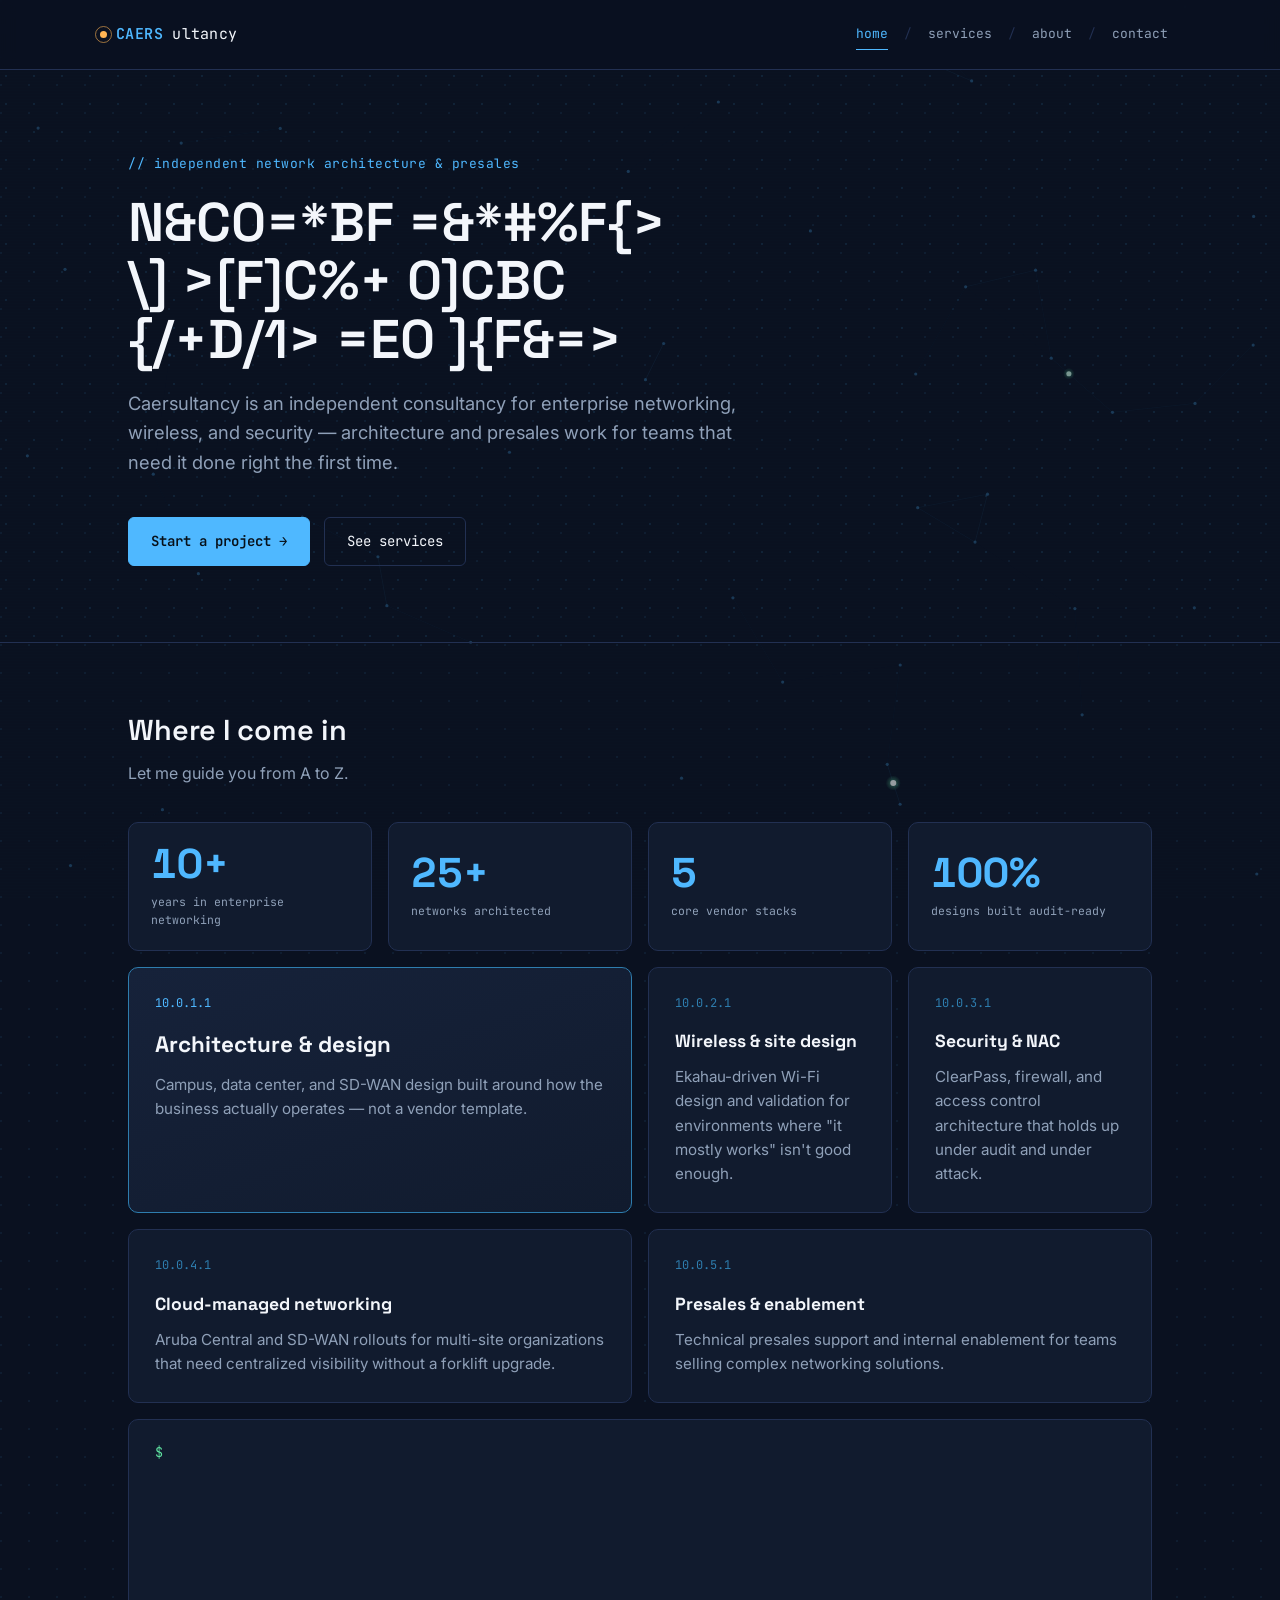
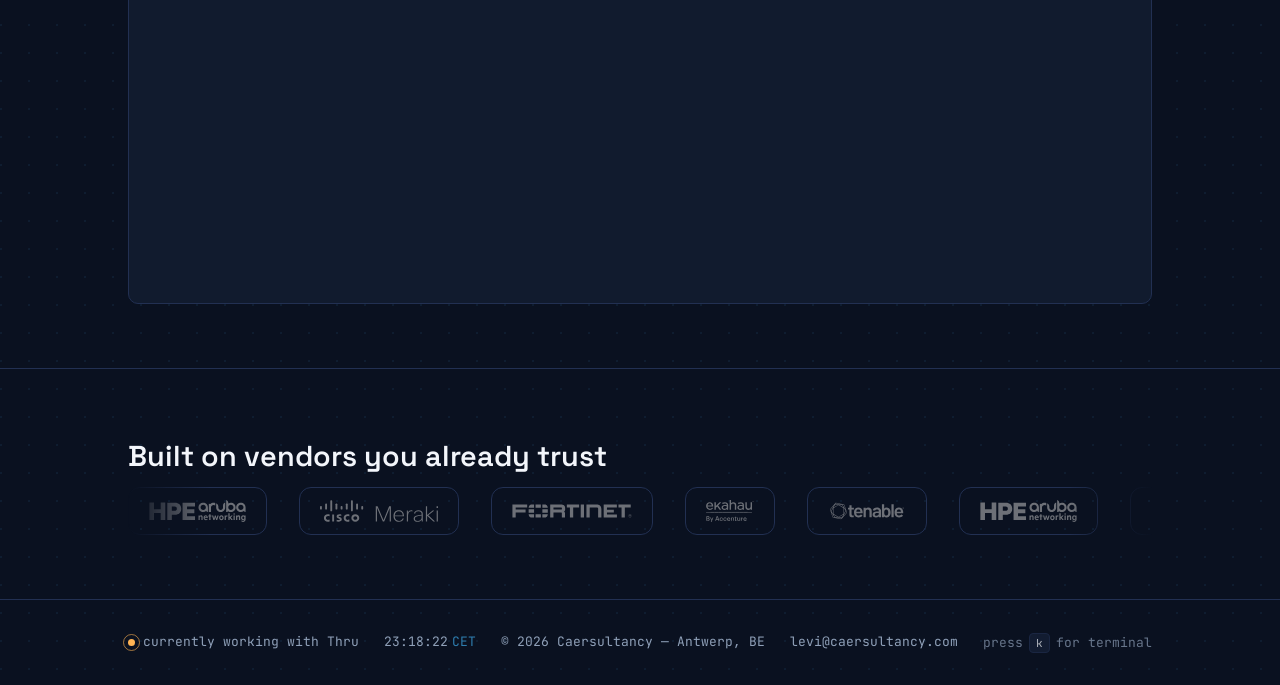
<file: index.html>
<!DOCTYPE html>
<html lang="en">
<head>
<meta charset="UTF-8">
<meta name="viewport" content="width=device-width, initial-scale=1.0">
<title>Caersultancy — Enterprise Network Architecture & Presales</title>
<meta name="description" content="Independent enterprise networking and presales consultancy. Architecture, wireless design, and security for organizations that can't afford to guess.">
<meta property="og:type" content="website">
<meta property="og:site_name" content="Caersultancy">
<meta property="og:title" content="Caersultancy — Enterprise Network Architecture & Presales">
<meta property="og:description" content="Independent enterprise networking and presales consultancy. Architecture, wireless design, and security for organizations that can't afford to guess.">
<meta property="og:image" content="og-image.png">
<meta property="og:image:width" content="1200">
<meta property="og:image:height" content="630">
<meta property="og:url" content="https://caersultancy.com/">
<meta name="twitter:card" content="summary_large_image">
<meta name="twitter:title" content="Caersultancy — Enterprise Network Architecture & Presales">
<meta name="twitter:description" content="Independent enterprise networking and presales consultancy.">
<meta name="twitter:image" content="og-image.png">
<meta name="theme-color" content="#0A1120">
<link rel="preconnect" href="https://fonts.googleapis.com">
<link href="https://fonts.googleapis.com/css2?family=Space+Grotesk:wght@500;600;700&family=Inter:wght@400;500;600&family=JetBrains+Mono:wght@400;500&display=swap" rel="stylesheet">
<link rel="icon" href="data:image/svg+xml,%3Csvg xmlns=%27http://www.w3.org/2000/svg%27 viewBox=%270 0 32 32%27%3E%3Crect width=%2732%27 height=%2732%27 rx=%276%27 fill=%27%230A1120%27/%3E%3Ccircle cx=%2716%27 cy=%279%27 r=%273%27 fill=%27%234FB8FF%27/%3E%3Ccircle cx=%277%27 cy=%2723%27 r=%273%27 fill=%27%235FE3A1%27/%3E%3Ccircle cx=%2725%27 cy=%2723%27 r=%273%27 fill=%27%235FE3A1%27/%3E%3Cpath d=%27M16 12 L7 20 M16 12 L25 20%27 stroke=%27%234FB8FF%27 stroke-width=%271.5%27/%3E%3C/svg%3E">
<link rel="stylesheet" href="styles.css?v=3">
</head>
<body>

<header class="site">
  <div class="wrap nav-row">
    <a href="index.html" class="logo"><span class="pulse-dot" aria-hidden="true"></span><span class="mark">CAERS</span>ultancy</a>
    <nav class="route">
      <a href="index.html" class="active">home</a>
      <span class="hop-sep">/</span>
      <a href="services.html">services</a>
      <span class="hop-sep">/</span>
      <a href="about.html">about</a>
      <span class="hop-sep">/</span>
      <a href="contact.html">contact</a>
    </nav>
    <button class="nav-toggle" aria-label="Toggle menu" aria-expanded="false">
      <span></span><span></span><span></span>
    </button>
  </div>
  <nav class="mobile-nav wrap">
    <a href="index.html" class="active">home</a>
    <a href="services.html">services</a>
    <a href="about.html">about</a>
    <a href="contact.html">contact</a>
  </nav>
</header>

<section class="hero">
  <div class="wrap">
    <div class="eyebrow">// independent network architecture & presales</div>
    <h1 class="headline decode">Networks designed by someone who's carried the pager.</h1>
    <p class="lede">Caersultancy is an independent consultancy for enterprise networking, wireless, and security — architecture and presales work for teams that need it done right the first time.</p>

    <div style="display:flex; gap:14px; margin-bottom:12px; flex-wrap:wrap;">
      <a href="contact.html" class="btn primary">Start a project →</a>
      <a href="services.html" class="btn ghost">See services</a>
    </div>
  </div>
</section>

<section class="divider">
  <div class="wrap">
    <h2 class="section-title">Where I come in</h2>
    <p class="section-sub">Let me guide you from A to Z.</p>
    <div class="mosaic">
      <div class="stat-tile reveal">
        <div class="stat-num" data-target="10" data-suffix="+">0</div>
        <div class="stat-label">years in enterprise networking</div>
      </div>

      <div class="stat-tile reveal">
        <div class="stat-num" data-target="25" data-suffix="+">0</div>
        <div class="stat-label">networks architected</div>
      </div>

      <div class="stat-tile reveal">
        <div class="stat-num" data-target="5" data-suffix="">0</div>
        <div class="stat-label">core vendor stacks</div>
      </div>

      <div class="stat-tile reveal">
        <div class="stat-num" data-target="100" data-suffix="%">0</div>
        <div class="stat-label">designs built audit-ready</div>
      </div>

      <div class="card featured span-2 reveal">
        <div class="ip">10.0.1.1</div>
        <h3>Architecture &amp; design</h3>
        <p>Campus, data center, and SD-WAN design built around how the business actually operates — not a vendor template.</p>
      </div>

      <div class="card reveal">
        <div class="ip">10.0.2.1</div>
        <h3>Wireless &amp; site design</h3>
        <p>Ekahau-driven Wi-Fi design and validation for environments where "it mostly works" isn't good enough.</p>
      </div>

      <div class="card reveal">
        <div class="ip">10.0.3.1</div>
        <h3>Security &amp; NAC</h3>
        <p>ClearPass, firewall, and access control architecture that holds up under audit and under attack.</p>
      </div>

      <div class="card span-2 reveal">
        <div class="ip">10.0.4.1</div>
        <h3>Cloud-managed networking</h3>
        <p>Aruba Central and SD-WAN rollouts for multi-site organizations that need centralized visibility without a forklift upgrade.</p>
      </div>

      <div class="card span-2 reveal">
        <div class="ip">10.0.5.1</div>
        <h3>Presales &amp; enablement</h3>
        <p>Technical presales support and internal enablement for teams selling complex networking solutions.</p>
      </div>

      <div class="term span-4" data-live>
        <div class="cmd" data-text="traceroute caersultancy.com"></div>
        <div class="hop"><span class="n">1</span><span class="host">you</span><span class="stage">— initial brief & constraints</span><span class="ms">2</span></div>
        <div class="hop"><span class="n">2</span><span class="host">discovery.internal</span><span class="stage">— site assessment, requirements</span><span class="ms">14</span></div>
        <div class="hop"><span class="n">3</span><span class="host">architecture.internal</span><span class="stage">— design, vendor selection</span><span class="ms">31</span></div>
        <div class="hop"><span class="n">4</span><span class="host">build.internal</span><span class="stage">— config, validation, rollout</span><span class="ms">27</span></div>
        <div class="hop"><span class="n">5</span><span class="host">handover.internal</span><span class="stage">— documentation, training</span><span class="ms">9</span></div>
        <div class="hop final"><span class="n">6</span><span class="host">caersultancy.com</span><span class="stage">— reached</span><span class="ms">ok</span></div>
      </div>
    </div>
  </div>
</section>

<section>
  <div class="wrap">
    <h2 class="section-title">Built on vendors you already trust</h2>
    <div class="logo-marquee">
      <div class="logo-track">
        <span class="badge-logo"><img src="assets/logos/aruba.svg" alt="HPE Aruba Networking"></span>
        <span class="badge-logo"><img src="assets/logos/meraki.svg" alt="Cisco Meraki"></span>
        <span class="badge-logo"><img src="assets/logos/fortinet.svg" alt="Fortinet"></span>
        <span class="badge-logo"><img src="assets/logos/ekahau.svg" alt="Ekahau by Accenture"></span>
        <span class="badge-logo"><img src="assets/logos/tenable.svg" alt="Tenable.io"></span>
        <span class="badge-logo" aria-hidden="true"><img src="assets/logos/aruba.svg" alt=""></span>
        <span class="badge-logo" aria-hidden="true"><img src="assets/logos/meraki.svg" alt=""></span>
        <span class="badge-logo" aria-hidden="true"><img src="assets/logos/fortinet.svg" alt=""></span>
        <span class="badge-logo" aria-hidden="true"><img src="assets/logos/ekahau.svg" alt=""></span>
        <span class="badge-logo" aria-hidden="true"><img src="assets/logos/tenable.svg" alt=""></span>
      </div>
    </div>
  </div>
</section>

<footer class="site">
  <div class="wrap footer-row">
    <span class="status-line"><span class="pulse-dot" aria-hidden="true"></span>currently working with Thru</span>
    <span class="clock text-mono">00:00:00<span class="tz">CEST</span></span>
    <span>© 2026 Caersultancy — Antwerp, BE</span>
    <a href="mailto:levi@caersultancy.com">levi@caersultancy.com</a>
  </div>
</footer>

<script src="script.js?v=3"></script>
</body>
</html>
</file>
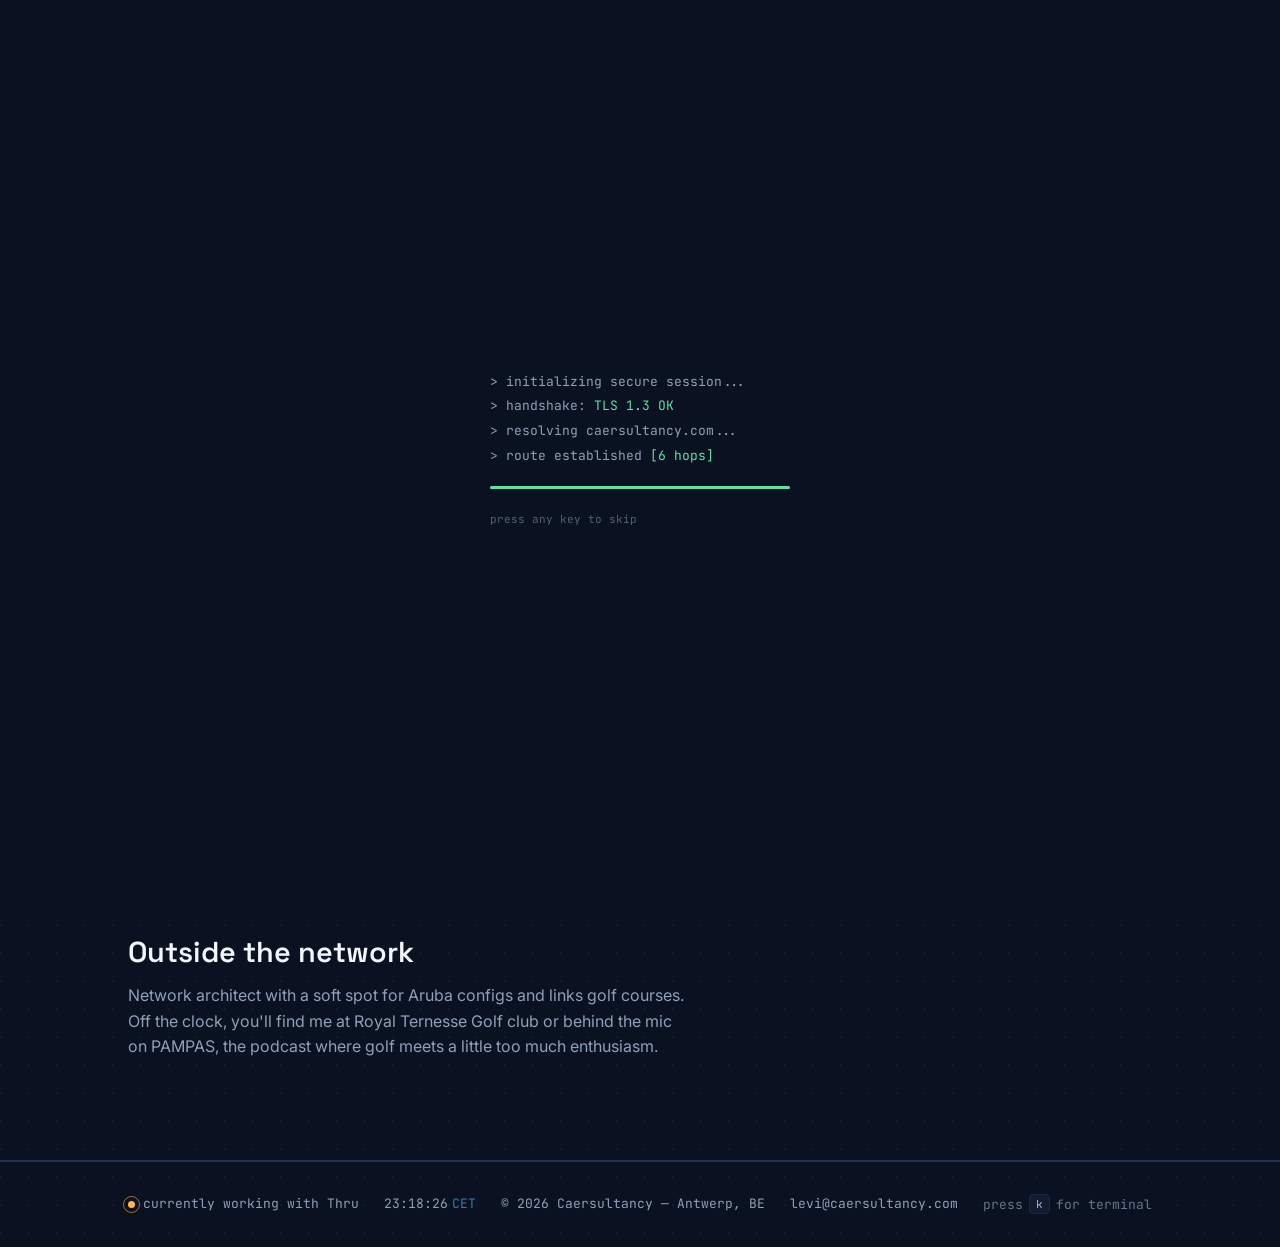
<file: about.html>
<!DOCTYPE html>
<html lang="en">
<head>
<meta charset="UTF-8">
<meta name="viewport" content="width=device-width, initial-scale=1.0">
<title>About — Caersultancy</title>
<meta name="description" content="Senior network engineer turned independent consultant, based in Antwerp. Enterprise networking and security architecture, built on real delivery experience.">
<meta property="og:type" content="website">
<meta property="og:site_name" content="Caersultancy">
<meta property="og:title" content="About — Caersultancy">
<meta property="og:description" content="Senior network engineer turned independent consultant, based in Antwerp.">
<meta property="og:image" content="og-image.png">
<meta property="og:image:width" content="1200">
<meta property="og:image:height" content="630">
<meta property="og:url" content="https://caersultancy.com/about.html">
<meta name="twitter:card" content="summary_large_image">
<meta name="twitter:title" content="About — Caersultancy">
<meta name="twitter:description" content="Senior network engineer turned independent consultant, based in Antwerp.">
<meta name="twitter:image" content="og-image.png">
<meta name="theme-color" content="#0A1120">
<link rel="preconnect" href="https://fonts.googleapis.com">
<link href="https://fonts.googleapis.com/css2?family=Space+Grotesk:wght@500;600;700&family=Inter:wght@400;500;600&family=JetBrains+Mono:wght@400;500&display=swap" rel="stylesheet">
<link rel="icon" href="data:image/svg+xml,%3Csvg xmlns=%27http://www.w3.org/2000/svg%27 viewBox=%270 0 32 32%27%3E%3Crect width=%2732%27 height=%2732%27 rx=%276%27 fill=%27%230A1120%27/%3E%3Ccircle cx=%2716%27 cy=%279%27 r=%273%27 fill=%27%234FB8FF%27/%3E%3Ccircle cx=%277%27 cy=%2723%27 r=%273%27 fill=%27%235FE3A1%27/%3E%3Ccircle cx=%2725%27 cy=%2723%27 r=%273%27 fill=%27%235FE3A1%27/%3E%3Cpath d=%27M16 12 L7 20 M16 12 L25 20%27 stroke=%27%234FB8FF%27 stroke-width=%271.5%27/%3E%3C/svg%3E">
<link rel="stylesheet" href="styles.css?v=3">
</head>
<body>

<header class="site">
  <div class="wrap nav-row">
    <a href="index.html" class="logo"><span class="pulse-dot" aria-hidden="true"></span><span class="mark">CAERS</span>ultancy</a>
    <nav class="route">
      <a href="index.html">home</a>
      <span class="hop-sep">/</span>
      <a href="services.html">services</a>
      <span class="hop-sep">/</span>
      <a href="about.html" class="active">about</a>
      <span class="hop-sep">/</span>
      <a href="contact.html">contact</a>
    </nav>
    <button class="nav-toggle" aria-label="Toggle menu" aria-expanded="false">
      <span></span><span></span><span></span>
    </button>
  </div>
  <nav class="mobile-nav wrap">
    <a href="index.html">home</a>
    <a href="services.html">services</a>
    <a href="about.html" class="active">about</a>
    <a href="contact.html">contact</a>
  </nav>
</header>

<section class="hero" style="padding-bottom:48px;">
  <div class="wrap about-hero">
    <div class="about-hero-text">
      <div class="eyebrow">// about</div>
      <h1 class="headline decode" style="max-width:20ch;">whoami</h1>
      <p class="lede" style="margin-bottom:0;">Senior network engineer turned independent consultant, based in Antwerp. Years spent in presales and hands-on delivery across enterprise networking and security, now working directly with clients who want architecture done properly the first time.</p>
    </div>
    <img class="about-hero-photo" src="assets/img/levi-about.jpg" alt="Levi Caers" width="853" height="1150">
  </div>
</section>

<section>
  <div class="wrap">
    <h2 class="section-title">Vendor stack</h2>
    <div class="badges">
      <span class="badge-logo"><img src="assets/logos/aruba.svg" alt="HPE Aruba Networking"></span>
      <span class="badge-logo"><img src="assets/logos/meraki.svg" alt="Cisco Meraki"></span>
      <span class="badge-logo"><img src="assets/logos/fortinet.svg" alt="Fortinet"></span>
      <span class="badge-logo"><img src="assets/logos/ekahau.svg" alt="Ekahau by Accenture"></span>
      <span class="badge-logo"><img src="assets/logos/tenable.svg" alt="Tenable.io"></span>
    </div>
  </div>
</section>

<section class="divider" style="border-top:1px solid var(--line);">
  <div class="wrap">
    <h2 class="section-title">Outside the network</h2>
    <p class="section-sub">Network architect with a soft spot for Aruba configs and links golf courses. Off the clock, you'll find me at Royal Ternesse Golf club or behind the mic on PAMPAS, the podcast where golf meets a little too much enthusiasm.</p>
  </div>
</section>

<footer class="site">
  <div class="wrap footer-row">
    <span class="status-line"><span class="pulse-dot" aria-hidden="true"></span>currently working with Thru</span>
    <span class="clock text-mono">00:00:00<span class="tz">CEST</span></span>
    <span>© 2026 Caersultancy — Antwerp, BE</span>
    <a href="mailto:levi@caersultancy.com">levi@caersultancy.com</a>
  </div>
</footer>

<script src="script.js?v=3"></script>
</body>
</html>
</file>
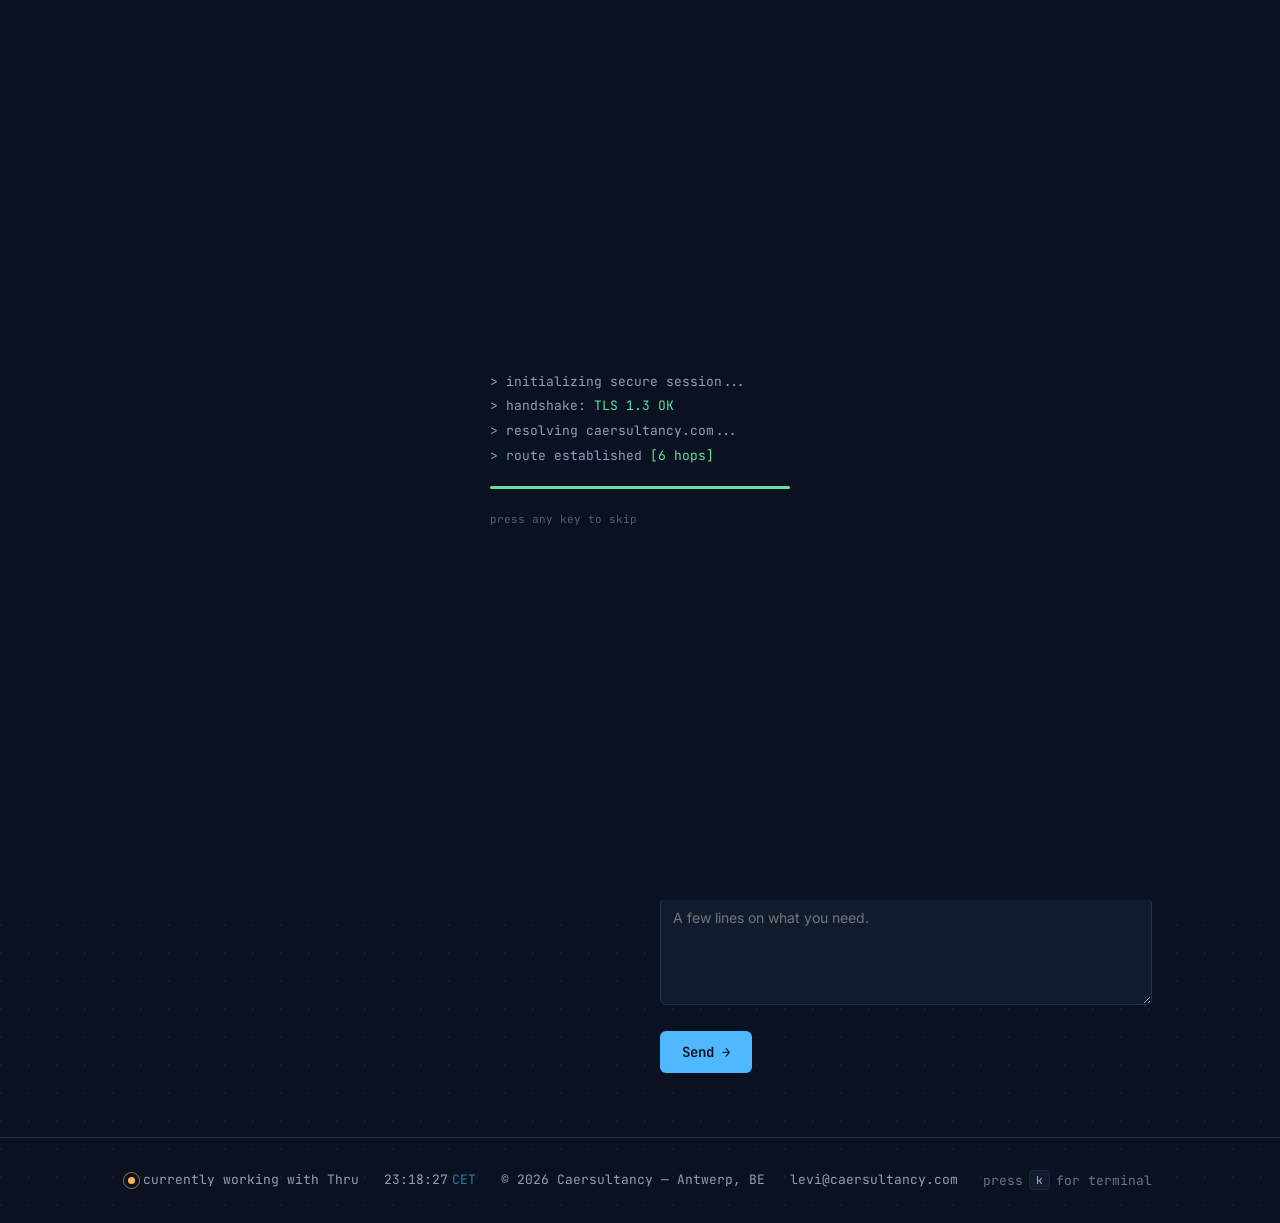
<file: contact.html>
<!DOCTYPE html>
<html lang="en">
<head>
<meta charset="UTF-8">
<meta name="viewport" content="width=device-width, initial-scale=1.0">
<title>Contact — Caersultancy</title>
<meta name="description" content="Get in touch with Caersultancy about your network architecture, wireless, or security project.">
<meta property="og:type" content="website">
<meta property="og:site_name" content="Caersultancy">
<meta property="og:title" content="Contact — Caersultancy">
<meta property="og:description" content="Get in touch with Caersultancy about your network architecture, wireless, or security project.">
<meta property="og:image" content="og-image.png">
<meta property="og:image:width" content="1200">
<meta property="og:image:height" content="630">
<meta property="og:url" content="https://caersultancy.com/contact.html">
<meta name="twitter:card" content="summary_large_image">
<meta name="twitter:title" content="Contact — Caersultancy">
<meta name="twitter:description" content="Get in touch about your network architecture, wireless, or security project.">
<meta name="twitter:image" content="og-image.png">
<meta name="theme-color" content="#0A1120">
<link rel="preconnect" href="https://fonts.googleapis.com">
<link href="https://fonts.googleapis.com/css2?family=Space+Grotesk:wght@500;600;700&family=Inter:wght@400;500;600&family=JetBrains+Mono:wght@400;500&display=swap" rel="stylesheet">
<link rel="icon" href="data:image/svg+xml,%3Csvg xmlns=%27http://www.w3.org/2000/svg%27 viewBox=%270 0 32 32%27%3E%3Crect width=%2732%27 height=%2732%27 rx=%276%27 fill=%27%230A1120%27/%3E%3Ccircle cx=%2716%27 cy=%279%27 r=%273%27 fill=%27%234FB8FF%27/%3E%3Ccircle cx=%277%27 cy=%2723%27 r=%273%27 fill=%27%235FE3A1%27/%3E%3Ccircle cx=%2725%27 cy=%2723%27 r=%273%27 fill=%27%235FE3A1%27/%3E%3Cpath d=%27M16 12 L7 20 M16 12 L25 20%27 stroke=%27%234FB8FF%27 stroke-width=%271.5%27/%3E%3C/svg%3E">
<link rel="stylesheet" href="styles.css?v=3">
</head>
<body>

<header class="site">
  <div class="wrap nav-row">
    <a href="index.html" class="logo"><span class="pulse-dot" aria-hidden="true"></span><span class="mark">CAERS</span>ultancy</a>
    <nav class="route">
      <a href="index.html">home</a>
      <span class="hop-sep">/</span>
      <a href="services.html">services</a>
      <span class="hop-sep">/</span>
      <a href="about.html">about</a>
      <span class="hop-sep">/</span>
      <a href="contact.html" class="active">contact</a>
    </nav>
    <button class="nav-toggle" aria-label="Toggle menu" aria-expanded="false">
      <span></span><span></span><span></span>
    </button>
  </div>
  <nav class="mobile-nav wrap">
    <a href="index.html">home</a>
    <a href="services.html">services</a>
    <a href="about.html">about</a>
    <a href="contact.html" class="active">contact</a>
  </nav>
</header>

<section class="hero" style="padding-bottom:48px;">
  <div class="wrap">
    <div class="eyebrow">// contact</div>
    <h1 class="headline decode" style="max-width:16ch;">Let's talk about the network.</h1>
    <p class="lede">Send the short version of the situation — what you're building, what's breaking, or what you're evaluating — and I'll reply directly.</p>
  </div>
</section>

<section>
  <div class="wrap contact-block">
    <div>
      <h2 class="section-title">Direct</h2>
      <p class="section-sub">Fastest way to reach me.</p>
      <p class="text-mono" style="margin:0 0 10px;"><a href="mailto:levi@caersultancy.com" style="color:var(--blue);">levi@caersultancy.com</a></p>
      <p class="text-mono" style="margin:0; color:var(--text-dim);">Antwerp, Belgium</p>
    </div>

    <div>
      <h2 class="section-title">Send a brief</h2>
      <p class="section-sub">Note: this form needs a backend (e.g. Formspree) wired up before it will actually send — placeholder for now, use the direct email above until then.</p>
      <form>
        <div class="field">
          <label for="name">Name</label>
          <input id="name" name="name" type="text" placeholder="Your name">
        </div>
        <div class="field">
          <label for="email">Email</label>
          <input id="email" name="email" type="email" placeholder="you@company.com">
        </div>
        <div class="field">
          <label for="message">What's the situation?</label>
          <textarea id="message" name="message" rows="5" placeholder="A few lines on what you need."></textarea>
        </div>
        <button type="submit" class="btn primary" style="border:none; cursor:pointer;">Send →</button>
      </form>
    </div>
  </div>
</section>

<footer class="site">
  <div class="wrap footer-row">
    <span class="status-line"><span class="pulse-dot" aria-hidden="true"></span>currently working with Thru</span>
    <span class="clock text-mono">00:00:00<span class="tz">CEST</span></span>
    <span>© 2026 Caersultancy — Antwerp, BE</span>
    <a href="mailto:levi@caersultancy.com">levi@caersultancy.com</a>
  </div>
</footer>

<script src="script.js?v=3"></script>
</body>
</html>
</file>
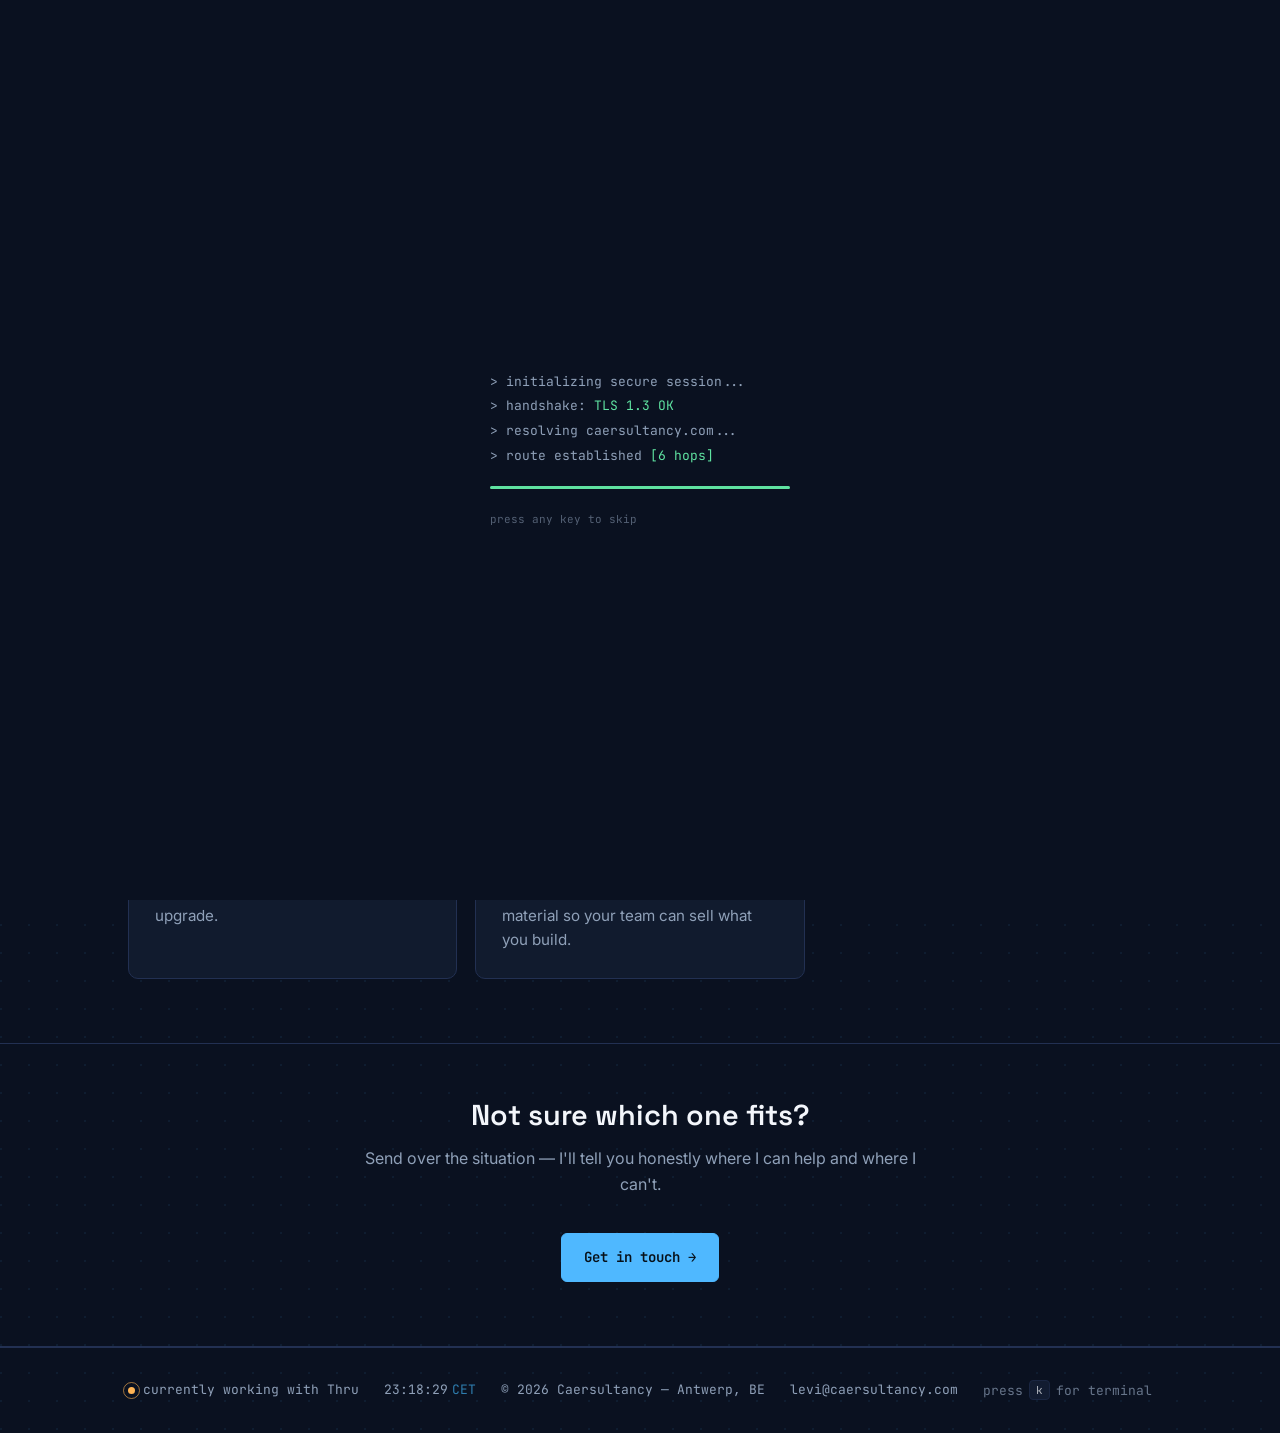
<file: services.html>
<!DOCTYPE html>
<html lang="en">
<head>
<meta charset="UTF-8">
<meta name="viewport" content="width=device-width, initial-scale=1.0">
<title>Services — Caersultancy</title>
<meta name="description" content="Network architecture, wireless design, security & NAC, cloud-managed networking, and technical presales — Caersultancy's core service lines.">
<meta property="og:type" content="website">
<meta property="og:site_name" content="Caersultancy">
<meta property="og:title" content="Services — Caersultancy">
<meta property="og:description" content="Network architecture, wireless design, security & NAC, cloud-managed networking, and technical presales.">
<meta property="og:image" content="og-image.png">
<meta property="og:image:width" content="1200">
<meta property="og:image:height" content="630">
<meta property="og:url" content="https://caersultancy.com/services.html">
<meta name="twitter:card" content="summary_large_image">
<meta name="twitter:title" content="Services — Caersultancy">
<meta name="twitter:description" content="Network architecture, wireless design, security & NAC, cloud-managed networking, and technical presales.">
<meta name="twitter:image" content="og-image.png">
<meta name="theme-color" content="#0A1120">
<link rel="preconnect" href="https://fonts.googleapis.com">
<link href="https://fonts.googleapis.com/css2?family=Space+Grotesk:wght@500;600;700&family=Inter:wght@400;500;600&family=JetBrains+Mono:wght@400;500&display=swap" rel="stylesheet">
<link rel="icon" href="data:image/svg+xml,%3Csvg xmlns=%27http://www.w3.org/2000/svg%27 viewBox=%270 0 32 32%27%3E%3Crect width=%2732%27 height=%2732%27 rx=%276%27 fill=%27%230A1120%27/%3E%3Ccircle cx=%2716%27 cy=%279%27 r=%273%27 fill=%27%234FB8FF%27/%3E%3Ccircle cx=%277%27 cy=%2723%27 r=%273%27 fill=%27%235FE3A1%27/%3E%3Ccircle cx=%2725%27 cy=%2723%27 r=%273%27 fill=%27%235FE3A1%27/%3E%3Cpath d=%27M16 12 L7 20 M16 12 L25 20%27 stroke=%27%234FB8FF%27 stroke-width=%271.5%27/%3E%3C/svg%3E">
<link rel="stylesheet" href="styles.css?v=3">
</head>
<body>

<header class="site">
  <div class="wrap nav-row">
    <a href="index.html" class="logo"><span class="pulse-dot" aria-hidden="true"></span><span class="mark">CAERS</span>ultancy</a>
    <nav class="route">
      <a href="index.html">home</a>
      <span class="hop-sep">/</span>
      <a href="services.html" class="active">services</a>
      <span class="hop-sep">/</span>
      <a href="about.html">about</a>
      <span class="hop-sep">/</span>
      <a href="contact.html">contact</a>
    </nav>
    <button class="nav-toggle" aria-label="Toggle menu" aria-expanded="false">
      <span></span><span></span><span></span>
    </button>
  </div>
  <nav class="mobile-nav wrap">
    <a href="index.html">home</a>
    <a href="services.html" class="active">services</a>
    <a href="about.html">about</a>
    <a href="contact.html">contact</a>
  </nav>
</header>

<section class="hero" style="padding-bottom:48px;">
  <div class="wrap">
    <div class="eyebrow">// services</div>
    <h1 class="headline decode" style="max-width:20ch;">Five ways to bring me into a project.</h1>
  </div>
</section>

<section>
  <div class="wrap">
    <div class="grid" style="grid-template-columns: repeat(auto-fit, minmax(280px, 1fr));">
      <div class="card reveal">
        <div class="ip">10.0.1.1 / architecture</div>
        <h3>Network architecture & design</h3>
        <p>Campus, WAN, and data center design — from greenfield builds to redesigns of networks that have outgrown their original plan. Includes topology, capacity planning, and vendor selection.</p>
      </div>
      <div class="card reveal">
        <div class="ip">10.0.2.1 / wireless</div>
        <h3>Wireless & Wi-Fi design</h3>
        <p>Ekahau-based predictive and on-site survey work, AP placement, and validation for environments where coverage and capacity both matter — warehouses, hospitals, campuses.</p>
      </div>
      <div class="card reveal">
        <div class="ip">10.0.3.1 / security</div>
        <h3>Security & network access control</h3>
        <p>ClearPass and NAC design, segmentation strategy, and firewall architecture across Fortinet estates. Built to pass audit, not just go live.</p>
      </div>
      <div class="card reveal">
        <div class="ip">10.0.4.1 / cloud-managed</div>
        <h3>Cloud-managed networking</h3>
        <p>Aruba Central and SD-WAN rollouts for multi-site organizations that need centralized visibility without a forklift upgrade.</p>
      </div>
      <div class="card reveal">
        <div class="ip">10.0.5.1 / presales</div>
        <h3>Presales & technical enablement</h3>
        <p>Deep technical support for sales cycles — solution design, proof of concepts, and internal enablement material so your team can sell what you build.</p>
      </div>
    </div>
  </div>
</section>

<section class="divider" style="border-top:1px solid var(--line); padding-top:48px;">
  <div class="wrap" style="text-align:center;">
    <h2 class="section-title">Not sure which one fits?</h2>
    <p class="section-sub" style="margin-left:auto; margin-right:auto;">Send over the situation — I'll tell you honestly where I can help and where I can't.</p>
    <a href="contact.html" class="btn primary">Get in touch →</a>
  </div>
</section>

<footer class="site">
  <div class="wrap footer-row">
    <span class="status-line"><span class="pulse-dot" aria-hidden="true"></span>currently working with Thru</span>
    <span class="clock text-mono">00:00:00<span class="tz">CEST</span></span>
    <span>© 2026 Caersultancy — Antwerp, BE</span>
    <a href="mailto:levi@caersultancy.com">levi@caersultancy.com</a>
  </div>
</footer>

<script src="script.js?v=3"></script>
</body>
</html>
</file>
<file: styles.css>
/* ===== Caersultancy design tokens ===== */
:root {
  --bg: #0A1120;
  --panel: #111B2E;
  --panel-raised: #16223A;
  --line: #223052;
  --blue: #4FB8FF;
  --blue-dim: #2E7DAE;
  --amber: #FFB454;
  --text: #F3F6FB;
  --text-dim: #8FA0B8;
  --green: #5FE3A1;

  --font-display: "Space Grotesk", "Inter", sans-serif;
  --font-body: "Inter", sans-serif;
  --font-mono: "JetBrains Mono", monospace;

  --max-w: 1080px;
}

* { box-sizing: border-box; }

html { scroll-behavior: smooth; }

body {
  margin: 0;
  background:
    radial-gradient(circle at 1px 1px, rgba(79, 184, 255, 0.07) 1px, transparent 0) 0 0 / 28px 28px,
    var(--bg);
  color: var(--text);
  font-family: var(--font-body);
  font-size: 16px;
  line-height: 1.6;
  -webkit-font-smoothing: antialiased;
}

a { color: inherit; text-decoration: none; }

.wrap {
  max-width: var(--max-w);
  margin: 0 auto;
  padding: 0 28px;
}

/* ===== Header / nav ===== */
header.site {
  border-bottom: 1px solid var(--line);
  position: sticky;
  top: 0;
  background: rgba(10, 17, 32, 0.88);
  backdrop-filter: blur(8px);
  z-index: 50;
}

.nav-row {
  display: flex;
  align-items: center;
  justify-content: space-between;
  padding: 18px 0;
}

.logo {
  font-family: var(--font-mono);
  font-size: 15px;
  letter-spacing: 0.02em;
  color: var(--text);
  display: flex;
  align-items: center;
  gap: 9px;
}
.logo span.mark {
  color: var(--blue);
  font-weight: 600;
  letter-spacing: 0.03em;
}

.pulse-dot {
  width: 7px;
  height: 7px;
  border-radius: 50%;
  background: var(--amber);
  position: relative;
  flex-shrink: 0;
}
.pulse-dot::after {
  content: "";
  position: absolute;
  inset: -5px;
  border-radius: 50%;
  border: 1px solid var(--amber);
  opacity: 0.6;
  animation: pulse-ring 2.2s ease-out infinite;
}
@keyframes pulse-ring {
  0% { transform: scale(0.6); opacity: 0.7; }
  100% { transform: scale(1.9); opacity: 0; }
}

/* ===== Mobile nav ===== */
.nav-toggle {
  display: none;
  flex-direction: column;
  justify-content: center;
  gap: 5px;
  width: 32px;
  height: 32px;
  background: none;
  border: 1px solid var(--line);
  border-radius: 6px;
  cursor: pointer;
  padding: 0;
}
.nav-toggle span {
  display: block;
  height: 1.5px;
  width: 16px;
  margin: 0 auto;
  background: var(--text);
  transition: transform 0.2s ease, opacity 0.2s ease;
}
.nav-toggle.open span:nth-child(1) { transform: translateY(6.5px) rotate(45deg); }
.nav-toggle.open span:nth-child(2) { opacity: 0; }
.nav-toggle.open span:nth-child(3) { transform: translateY(-6.5px) rotate(-45deg); }

.mobile-nav {
  display: none;
  flex-direction: column;
  max-height: 0;
  overflow: hidden;
  transition: max-height 0.25s ease;
  font-family: var(--font-mono);
  font-size: 14px;
  border-top: 1px solid transparent;
}
.mobile-nav.open {
  max-height: 240px;
  border-top-color: var(--line);
}
.mobile-nav a {
  padding: 14px 0;
  color: var(--text-dim);
  border-bottom: 1px solid var(--line);
}
.mobile-nav a.active { color: var(--blue); }

@media (max-width: 640px) {
  .nav-toggle { display: flex; }
  .mobile-nav { display: flex; }
}

nav.route {
  display: flex;
  gap: 4px;
  font-family: var(--font-mono);
  font-size: 13px;
  color: var(--text-dim);
}

nav.route a {
  position: relative;
  padding: 6px 12px;
  border-radius: 4px;
  transition: color 0.15s ease, background 0.15s ease;
}
nav.route a::after {
  content: "";
  position: absolute;
  left: 12px;
  right: 12px;
  bottom: 1px;
  height: 1px;
  background: var(--blue);
  transform: scaleX(0);
  transform-origin: left;
  transition: transform 0.2s ease;
}
nav.route a:hover { color: var(--text); background: var(--panel-raised); }
nav.route a:hover::after { transform: scaleX(1); }
nav.route a.active { color: var(--blue); }
nav.route a.active::after { transform: scaleX(1); }

.hop-sep { color: var(--line); padding: 6px 0; }

@media (max-width: 640px) {
  nav.route { display: none; }
}

/* ===== Hero traceroute ===== */
.hero {
  padding: 84px 0 64px;
  border-bottom: 1px solid var(--line);
  position: relative;
  background-image: radial-gradient(rgba(79, 184, 255, 0.10) 1px, transparent 1px);
  background-size: 28px 28px;
  background-position: -8px -8px;
}

.status-pill {
  display: inline-flex;
  align-items: center;
  gap: 7px;
  font-family: var(--font-mono);
  font-size: 12px;
  color: var(--green);
  border: 1px solid var(--line);
  border-radius: 20px;
  padding: 5px 12px 5px 10px;
}
.status-dot {
  width: 6px;
  height: 6px;
  border-radius: 50%;
  background: var(--green);
  box-shadow: 0 0 0 0 rgba(95, 227, 161, 0.55);
  animation: pulse-dot 2.2s ease-out infinite;
}
@keyframes pulse-dot {
  0% { box-shadow: 0 0 0 0 rgba(95, 227, 161, 0.55); }
  70% { box-shadow: 0 0 0 7px rgba(95, 227, 161, 0); }
  100% { box-shadow: 0 0 0 0 rgba(95, 227, 161, 0); }
}

.eyebrow {
  font-family: var(--font-mono);
  font-size: 13px;
  color: var(--blue);
  letter-spacing: 0.04em;
  margin-bottom: 18px;
}

h1.headline {
  font-family: var(--font-display);
  font-size: clamp(2.1rem, 5vw, 3.4rem);
  font-weight: 600;
  line-height: 1.08;
  margin: 0 0 20px;
  max-width: 16ch;
}

p.lede {
  color: var(--text-dim);
  font-size: 1.15rem;
  max-width: 52ch;
  margin: 0 0 40px;
}

.about-hero {
  display: flex;
  align-items: center;
  gap: 56px;
}
.about-hero-text { flex: 1; min-width: 280px; }
.about-hero-photo {
  width: 320px;
  height: 431px;
  object-fit: cover;
  border-radius: 12px;
  border: 1px solid var(--line);
  flex-shrink: 0;
}
@media (max-width: 720px) {
  .about-hero { flex-direction: column-reverse; align-items: flex-start; }
  .about-hero-photo { width: 260px; height: 350px; }
}

.term {
  background: var(--panel);
  border: 1px solid var(--line);
  border-radius: 10px;
  padding: 22px 26px;
  font-family: var(--font-mono);
  font-size: 13.5px;
  overflow-x: auto;
}

.term .cmd { color: var(--text-dim); margin-bottom: 14px; min-height: 1.2em; }
.term .cmd::before { content: "$ "; color: var(--green); }
.term .cmd.typing::after {
  content: "";
  display: inline-block;
  width: 7px;
  height: 13px;
  margin-left: 2px;
  background: var(--blue);
  vertical-align: -2px;
  animation: caret-blink 0.9s steps(1) infinite;
}
@keyframes caret-blink {
  50% { opacity: 0; }
}

.hop {
  display: grid;
  grid-template-columns: 22px 1fr auto;
  gap: 14px;
  align-items: baseline;
  padding: 5px 0;
  color: var(--text-dim);
  opacity: 1;
  transform: none;
  transition: opacity 0.35s ease, transform 0.35s ease;
}
/* JS adds .js-hide right before animating; if JS never runs, hops stay visible above */
.hop.js-hide { opacity: 0; transform: translateY(6px); }
.hop.js-hide.shown { opacity: 1; transform: translateY(0); }
.hop .n { color: var(--line); }
.hop .host { color: var(--text); }
.hop .stage { color: var(--text-dim); }
.hop .ms { color: var(--blue); text-align: right; font-variant-numeric: tabular-nums; }
.hop.final .host { color: var(--green); }
.hop.final .ms { color: var(--green); }
.hop.final.shown .n { position: relative; }

@media (max-width: 640px) {
  .hop { grid-template-columns: 16px 1fr auto; gap: 8px; font-size: 12px; }
  .hop .stage { display: none; }
}

/* ===== Buttons ===== */
.btn {
  display: inline-flex;
  align-items: center;
  gap: 8px;
  padding: 12px 22px;
  border-radius: 6px;
  font-family: var(--font-mono);
  font-size: 14px;
  border: 1px solid var(--line);
  transition: border-color 0.15s ease, background 0.15s ease;
}
.btn.primary {
  background: var(--blue);
  color: #071019;
  border-color: var(--blue);
  font-weight: 600;
}
.btn.primary:hover { background: #6cc6ff; }
.btn.ghost { color: var(--text); }
.btn.ghost:hover { border-color: var(--blue); color: var(--blue); }

/* ===== Sections ===== */
section { padding: 64px 0; }
section.divider { border-bottom: 1px solid var(--line); }

h2.section-title {
  font-family: var(--font-display);
  font-size: 1.8rem;
  font-weight: 600;
  margin: 0 0 8px;
}

p.section-sub {
  color: var(--text-dim);
  margin: 0 0 36px;
  max-width: 56ch;
}

/* ===== Cards ===== */
.grid {
  display: grid;
  grid-template-columns: repeat(auto-fit, minmax(240px, 1fr));
  gap: 18px;
}

.card {
  position: relative;
  background: var(--panel);
  border: 1px solid var(--line);
  border-radius: 10px;
  padding: 26px;
  transition: transform 0.2s ease, border-color 0.2s ease, box-shadow 0.2s ease;
}
.card:hover {
  transform: translateY(-4px);
  border-color: var(--blue-dim);
  box-shadow: 0 12px 32px -12px rgba(79, 184, 255, 0.25);
}

/* ===== Scroll reveal ===== */
.reveal {
  opacity: 0;
  transform: translateY(18px);
  transition: opacity 0.5s ease, transform 0.5s ease;
}
.reveal.is-visible {
  opacity: 1;
  transform: translateY(0);
}

.card .ip {
  font-family: var(--font-mono);
  font-size: 12px;
  color: var(--blue-dim);
  margin-bottom: 14px;
}

.card h3 {
  font-family: var(--font-display);
  font-size: 1.1rem;
  margin: 0 0 10px;
}

.card p {
  color: var(--text-dim);
  font-size: 0.95rem;
  margin: 0;
}

/* ===== Badges (vendor stack) ===== */
.badges {
  display: flex;
  flex-wrap: wrap;
  gap: 10px;
}
.badge {
  font-family: var(--font-mono);
  font-size: 13px;
  color: var(--text-dim);
  border: 1px solid var(--line);
  border-radius: 20px;
  padding: 7px 14px;
}
.badge-logo {
  display: inline-flex;
  align-items: center;
  justify-content: center;
  border: 1px solid var(--line);
  border-radius: 12px;
  padding: 12px 20px;
  background: transparent;
  transition: background 0.25s ease, border-color 0.25s ease;
}
.badge-logo img {
  height: 22px;
  width: auto;
  max-width: 120px;
  object-fit: contain;
  filter: brightness(0) invert(75%);
  opacity: 0.55;
  transition: filter 0.25s ease, opacity 0.25s ease;
}
.badge-logo:hover {
  background: #fff;
  border-color: #fff;
}
.badge-logo:hover img {
  filter: none;
  opacity: 1;
}

/* ===== Footer ===== */
footer.site {
  border-top: 1px solid var(--line);
  padding: 32px 0;
  color: var(--text-dim);
  font-family: var(--font-mono);
  font-size: 13px;
}

footer.site a:hover { color: var(--blue); }

.footer-row {
  display: flex;
  justify-content: space-between;
  flex-wrap: wrap;
  gap: 12px;
  align-items: center;
}

.status-line {
  display: flex;
  align-items: center;
  gap: 8px;
  color: var(--text-dim);
}

.clock {
  color: var(--text-dim);
  font-variant-numeric: tabular-nums;
}
.clock .tz { color: var(--blue-dim); margin-left: 4px; }

/* ===== Stat counters ===== */
.stats-grid {
  display: grid;
  grid-template-columns: repeat(auto-fit, minmax(160px, 1fr));
  gap: 18px;
}
.stat-card {
  background: var(--panel);
  border: 1px solid var(--line);
  border-radius: 10px;
  padding: 24px;
  text-align: center;
}
.stat-num {
  font-family: var(--font-display);
  font-size: 2.4rem;
  font-weight: 600;
  color: var(--blue);
  line-height: 1;
  margin-bottom: 8px;
  font-variant-numeric: tabular-nums;
}
.stat-label {
  font-family: var(--font-mono);
  font-size: 12.5px;
  color: var(--text-dim);
}

/* ===== Contact / forms ===== */
.contact-block {
  display: grid;
  grid-template-columns: 1fr 1fr;
  gap: 40px;
}
@media (max-width: 720px) {
  .contact-block { grid-template-columns: 1fr; }
}

.field { margin-bottom: 18px; }
.field label {
  display: block;
  font-family: var(--font-mono);
  font-size: 12px;
  color: var(--text-dim);
  margin-bottom: 6px;
}
.field input, .field textarea {
  width: 100%;
  background: var(--panel);
  border: 1px solid var(--line);
  border-radius: 6px;
  color: var(--text);
  padding: 10px 12px;
  font-family: var(--font-body);
  font-size: 14px;
}
.field input:focus, .field textarea:focus {
  outline: none;
  border-color: var(--blue);
}

/* ===== Utility ===== */
.mt-0 { margin-top: 0; }
.text-mono { font-family: var(--font-mono); }

:focus-visible {
  outline: 2px solid var(--blue);
  outline-offset: 2px;
}

@media (prefers-reduced-motion: reduce) {
  html { scroll-behavior: auto; }
  * { animation: none !important; transition: none !important; }
}

/* ===== Cross-document page transitions ===== */
@view-transition {
  navigation: auto;
}

::view-transition-old(root),
::view-transition-new(root) {
  animation-duration: 0.42s;
  animation-timing-function: cubic-bezier(0.4, 0, 0.2, 1);
}
::view-transition-old(root) { animation-name: caer-fade-out; }
::view-transition-new(root) { animation-name: caer-fade-in; }

@keyframes caer-fade-out {
  from { opacity: 1; filter: brightness(1); }
  to { opacity: 0; filter: brightness(1.2); }
}
@keyframes caer-fade-in {
  from { opacity: 0; filter: brightness(1.2); }
  to { opacity: 1; filter: brightness(1); }
}

@media (prefers-reduced-motion: reduce) {
  ::view-transition-group(*),
  ::view-transition-old(*),
  ::view-transition-new(*) {
    animation: none !important;
  }
}

/* ===== Background network canvas ===== */
#net-canvas {
  position: fixed;
  inset: 0;
  z-index: -2;
  pointer-events: none;
  opacity: 0.6;
}

/* ===== Scanline texture ===== */
body::before {
  content: "";
  position: fixed;
  inset: 0;
  z-index: -1;
  pointer-events: none;
  background: repeating-linear-gradient(
    to bottom,
    rgba(79, 184, 255, 0.025) 0px,
    rgba(79, 184, 255, 0.025) 1px,
    transparent 1px,
    transparent 3px
  );
  mix-blend-mode: overlay;
}

/* ===== Boot sequence overlay ===== */
.boot-screen {
  position: fixed;
  inset: 0;
  z-index: 999;
  background: var(--bg);
  display: flex;
  align-items: center;
  justify-content: center;
  transition: opacity 0.5s ease, visibility 0.5s ease;
}
.boot-screen.hidden { opacity: 0; visibility: hidden; pointer-events: none; }
.boot-lines {
  font-family: var(--font-mono);
  font-size: 13px;
  line-height: 1.9;
  color: var(--text-dim);
  min-width: 300px;
}
.boot-lines .line {
  opacity: 0;
  animation: boot-line-in 0.3s ease forwards;
}
.boot-lines .ok { color: var(--green); }
@keyframes boot-line-in { to { opacity: 1; } }
.boot-bar-track {
  margin-top: 18px;
  width: 300px;
  height: 3px;
  background: var(--line);
  border-radius: 2px;
  overflow: hidden;
}
.boot-bar-fill {
  height: 100%;
  width: 0%;
  background: var(--green);
  box-shadow: 0 0 10px var(--green);
  transition: width 1.1s ease;
}
.boot-skip {
  margin-top: 20px;
  font-size: 11px;
  color: var(--text-dim);
  opacity: 0.55;
}

/* ===== HUD corner brackets on cards ===== */
.hud-corner {
  position: absolute;
  width: 14px;
  height: 14px;
  opacity: 0;
  transition: opacity 0.25s ease;
}
.card:hover .hud-corner { opacity: 1; }
.hud-corner.tl { top: -1px; left: -1px; border-top: 2px solid var(--blue); border-left: 2px solid var(--blue); }
.hud-corner.br { bottom: -1px; right: -1px; border-bottom: 2px solid var(--blue); border-right: 2px solid var(--blue); }

/* ===== Button glow ===== */
.btn.primary { box-shadow: 0 0 0 0 rgba(79, 184, 255, 0); }
.btn.primary:hover { box-shadow: 0 0 22px rgba(79, 184, 255, 0.45); }

/* ===== Hero mouse-reactive spotlight ===== */
.hero { position: relative; overflow: hidden; }
.hero::after {
  content: "";
  position: absolute;
  inset: 0;
  pointer-events: none;
  background: radial-gradient(360px circle at var(--mx, 50%) var(--my, 0%), rgba(79, 184, 255, 0.09), transparent 70%);
  opacity: 0;
  transition: opacity 0.3s ease;
}
.hero:hover::after { opacity: 1; }

/* ===== Bento mosaic (homepage "where I come in") =====
   Deliberately no row-spanning: every tile is exactly one grid row tall,
   sized by its own content (default `auto`). Visual variety comes purely
   from column width (span-2 / span-4), which keeps row-track sizing
   simple and avoids the overflow bugs that multi-row spanning caused. */
.mosaic {
  display: grid;
  grid-template-columns: repeat(4, 1fr);
  grid-auto-flow: dense;
  gap: 16px;
  align-items: stretch;
}
.mosaic .span-2 { grid-column: span 2; }
.mosaic .span-4 { grid-column: span 4; }

.mosaic .card {
  display: flex;
  flex-direction: column;
}
.mosaic .card p { flex-grow: 1; }
.mosaic .card.featured {
  background: linear-gradient(160deg, var(--panel-raised), var(--panel));
  border-color: var(--blue-dim);
}
.mosaic .card.featured h3 { font-size: 1.4rem; }
.mosaic .card.featured .ip { color: var(--blue); }

.stat-tile {
  display: flex;
  flex-direction: column;
  justify-content: center;
  padding: 20px 22px;
  background: var(--panel);
  border: 1px solid var(--line);
  border-radius: 10px;
}
.stat-tile .stat-num {
  font-family: var(--font-display);
  font-size: clamp(2rem, 4vw, 2.6rem);
  font-weight: 700;
  color: var(--blue);
  line-height: 1;
  margin-bottom: 8px;
  font-variant-numeric: tabular-nums;
}
.stat-tile .stat-label {
  font-family: var(--font-mono);
  font-size: 11.5px;
  color: var(--text-dim);
}

.mosaic .term {
  margin: 0;
  /* overflow-x:auto (inherited from .term) implicitly forces overflow-y to
     "auto" per spec too, which opts the element out of grid auto-row
     sizing and clips it with a scrollbar instead. Force both back to
     visible so it grows like every other tile. */
  overflow: visible;
}

@media (max-width: 900px) {
  .mosaic { grid-template-columns: repeat(2, 1fr); }
  .mosaic .span-4 { grid-column: span 2; }
}
@media (max-width: 640px) {
  .mosaic { grid-template-columns: 1fr; }
  .mosaic .span-2, .mosaic .span-4 { grid-column: span 1; }
}

/* ===== Vendor logo marquee ===== */
.logo-marquee {
  overflow: hidden;
  -webkit-mask-image: linear-gradient(90deg, transparent, #000 8%, #000 92%, transparent);
  mask-image: linear-gradient(90deg, transparent, #000 8%, #000 92%, transparent);
}
.logo-track {
  display: flex;
  align-items: center;
  gap: 32px;
  width: max-content;
  animation: logo-scroll 28s linear infinite;
}
.logo-marquee:hover .logo-track { animation-play-state: paused; }
@keyframes logo-scroll {
  from { transform: translateX(0); }
  to { transform: translateX(-50%); }
}
@media (prefers-reduced-motion: reduce) {
  .logo-track { animation: none; flex-wrap: wrap; width: auto; }
}

/* ===== Hidden CLI easter egg ===== */
.cli-hint {
  display: inline-flex;
  align-items: center;
  gap: 6px;
  cursor: pointer;
  background: none;
  border: none;
  padding: 0;
  color: var(--text-dim);
  font-family: var(--font-mono);
  font-size: 13px;
  opacity: 0.7;
  transition: opacity 0.15s ease, color 0.15s ease;
}
.cli-hint:hover { opacity: 1; color: var(--blue); }
.cli-hint kbd {
  font-family: var(--font-mono);
  font-size: 11px;
  padding: 2px 6px;
  border: 1px solid var(--line);
  border-radius: 4px;
  background: var(--panel-raised);
  color: var(--text);
}

.cli-overlay {
  position: fixed;
  inset: 0;
  z-index: 998;
  background: rgba(6, 10, 18, 0.72);
  backdrop-filter: blur(3px);
  display: flex;
  align-items: flex-end;
  justify-content: center;
  padding: 0 20px 10vh;
  opacity: 0;
  visibility: hidden;
  transition: opacity 0.2s ease, visibility 0.2s ease;
}
.cli-overlay.open { opacity: 1; visibility: visible; }

.cli-panel {
  width: min(680px, 100%);
  max-height: 60vh;
  display: flex;
  flex-direction: column;
  background: var(--panel);
  border: 1px solid var(--blue-dim);
  border-radius: 10px;
  box-shadow: 0 24px 60px -20px rgba(0, 0, 0, 0.6), 0 0 0 1px rgba(79, 184, 255, 0.08);
  font-family: var(--font-mono);
  font-size: 13px;
  overflow: hidden;
  transform: translateY(16px);
  transition: transform 0.2s ease;
}
.cli-overlay.open .cli-panel { transform: translateY(0); }

.cli-titlebar {
  display: flex;
  align-items: center;
  gap: 8px;
  padding: 10px 14px;
  border-bottom: 1px solid var(--line);
  color: var(--text-dim);
  font-size: 12px;
  flex-shrink: 0;
}
.cli-titlebar .dot { width: 8px; height: 8px; border-radius: 50%; }
.cli-titlebar .dot.r { background: #ff5f57; }
.cli-titlebar .dot.y { background: #febc2e; }
.cli-titlebar .dot.g { background: #28c840; }
.cli-titlebar .path { margin-left: 4px; }

.cli-output {
  flex: 1;
  overflow-y: auto;
  padding: 14px 16px;
  color: var(--text-dim);
  line-height: 1.7;
  white-space: pre-wrap;
}
.cli-output .cli-line.echo { color: var(--text); }
.cli-output .cli-line.echo::before { content: "visitor@caersultancy:~$ "; color: var(--green); }
.cli-output .cli-line.err { color: var(--amber); }
.cli-output .cli-line.ok { color: var(--green); }
.cli-output .cli-line a { color: var(--blue); }

.cli-inputrow {
  display: flex;
  align-items: center;
  gap: 8px;
  padding: 10px 16px;
  border-top: 1px solid var(--line);
  flex-shrink: 0;
}
.cli-inputrow .prompt { color: var(--green); flex-shrink: 0; }
.cli-inputrow input {
  flex: 1;
  min-width: 0;
  background: none;
  border: none;
  outline: none;
  color: var(--text);
  font-family: var(--font-mono);
  font-size: 13px;
}
.cli-inputrow input::placeholder { color: var(--text-dim); opacity: 0.5; }

@media (max-width: 640px) {
  .cli-overlay { align-items: center; padding: 20px; }
  .cli-panel { max-height: 80vh; }
}
</file>
